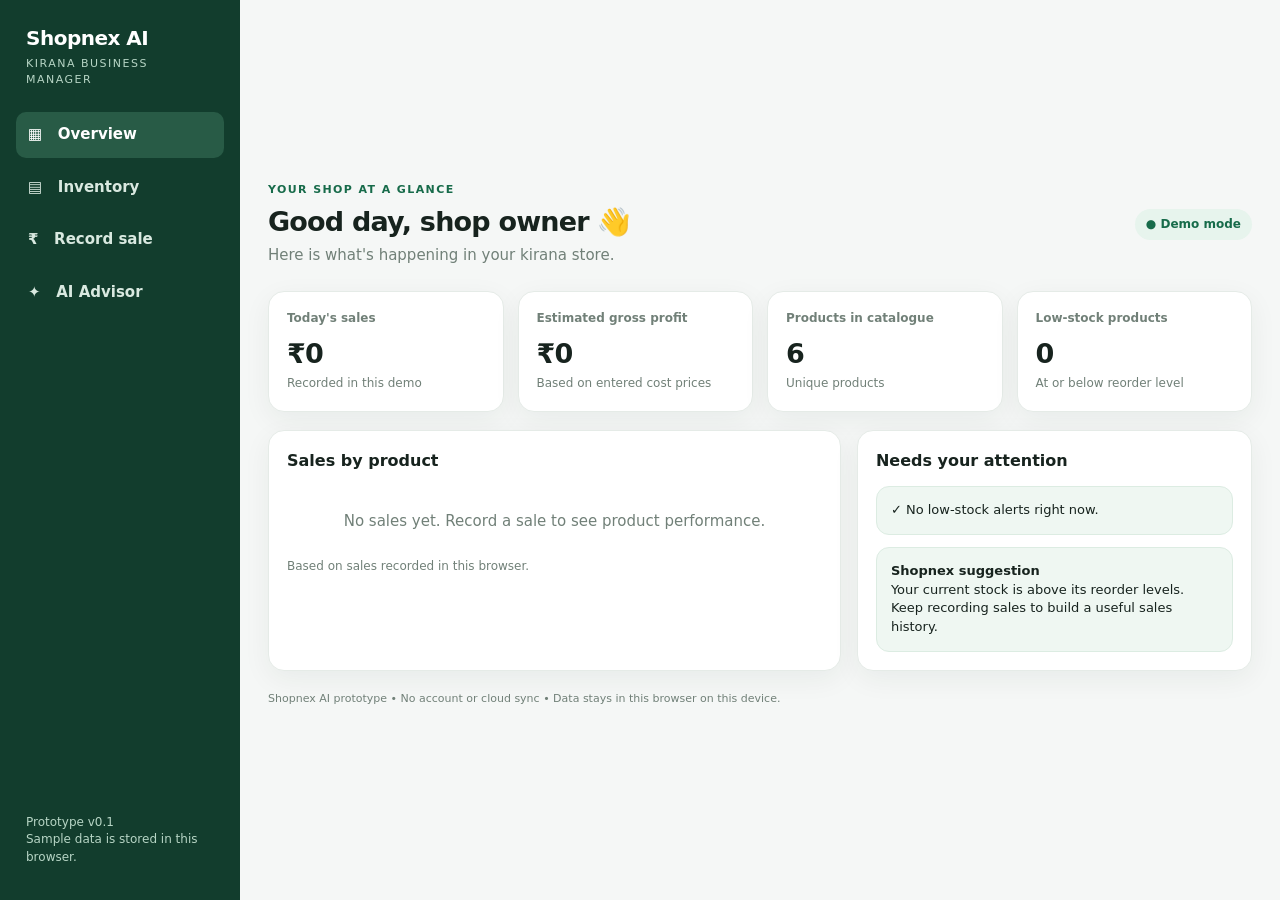
<file: shopsmart_ai_prototype.html>
<!doctype html>
<html lang="en">
<head>
<meta charset="utf-8">
<meta name="viewport" content="width=device-width, initial-scale=1">
<title>Shopnex AI — Kirana Manager</title>
<style>
:root{--bg:#f5f7f6;--card:#fff;--ink:#17231e;--muted:#718078;--line:#e5ebe7;--green:#176b4a;--green2:#e7f4ed;--amber:#fff3d8;--red:#fdebea;--shadow:0 8px 28px rgba(20,45,32,.06)}
*{box-sizing:border-box}body{margin:0;background:var(--bg);color:var(--ink);font:15px/1.45 Inter,ui-sans-serif,system-ui,-apple-system,Segoe UI,Roboto,Arial}
button,input,select{font:inherit}button{cursor:pointer;border:0;border-radius:10px;padding:10px 14px;font-weight:650}.app{display:grid;grid-template-columns:240px 1fr;min-height:100vh}.side{background:#123d2d;color:#fff;padding:24px 16px;display:flex;flex-direction:column;gap:24px}.brand{font-size:20px;font-weight:800;letter-spacing:-.5px;padding:0 10px}.brand small{display:block;color:#b7d5c5;font-size:11px;font-weight:500;letter-spacing:1.5px;margin-top:3px}.nav{display:grid;gap:7px}.nav button{background:transparent;color:#d9e9e0;text-align:left;padding:12px;border-radius:10px}.nav button.active,.nav button:hover{background:#285b46;color:#fff}.side-note{margin-top:auto;color:#b7d5c5;font-size:12px;padding:10px}.main{padding:28px;max-width:1400px;width:100%;margin:auto}.top{display:flex;justify-content:space-between;align-items:center;gap:15px;margin-bottom:24px}.eyebrow{color:var(--green);font-size:11px;font-weight:800;letter-spacing:1.4px;text-transform:uppercase}.top h1{font-size:27px;letter-spacing:-.8px;margin:4px 0}.sub{color:var(--muted);margin:0}.pill{background:var(--green2);color:var(--green);padding:7px 11px;border-radius:30px;font-size:12px;font-weight:700}.grid{display:grid;grid-template-columns:repeat(4,minmax(0,1fr));gap:14px;margin-bottom:18px}.card{background:var(--card);border:1px solid var(--line);border-radius:16px;padding:18px;box-shadow:var(--shadow)}.metric-label{font-size:12px;color:var(--muted);font-weight:650}.metric{font-size:27px;font-weight:800;margin:7px 0 2px;letter-spacing:-.7px}.hint{font-size:12px;color:var(--muted)}.layout{display:grid;grid-template-columns:1.45fr 1fr;gap:16px}.section-title{font-size:16px;font-weight:800;margin:0 0 14px}.barrow{display:grid;grid-template-columns:95px 1fr 65px;gap:10px;align-items:center;margin:13px 0;font-size:12px}.track{height:9px;background:#edf1ee;border-radius:20px;overflow:hidden}.fill{height:100%;background:#2b9166;border-radius:20px}.alert{padding:12px;border-radius:12px;background:var(--amber);font-size:13px;margin:9px 0}.alert.red{background:var(--red)}.insight{background:#eff7f2;border:1px solid #dcece2;border-radius:13px;padding:14px;margin-top:12px;font-size:13px}.toolbar{display:flex;justify-content:space-between;gap:10px;align-items:center;margin:18px 0}.primary{background:var(--green);color:#fff}.secondary{background:#edf3ef;color:#24543e}.danger{background:#fff0ef;color:#a23c35}.tablewrap{overflow:auto;background:#fff;border:1px solid var(--line);border-radius:14px}.table{width:100%;border-collapse:collapse;min-width:620px}.table th,.table td{text-align:left;padding:13px 14px;border-bottom:1px solid var(--line);font-size:13px}.table th{color:var(--muted);font-size:11px;text-transform:uppercase;letter-spacing:.7px;background:#fbfcfb}.status{display:inline-block;padding:4px 8px;border-radius:20px;font-size:11px;font-weight:750}.ok{background:var(--green2);color:var(--green)}.low{background:var(--amber);color:#95620b}.formrow{display:grid;grid-template-columns:repeat(4,1fr);gap:10px}.field{display:grid;gap:5px}.field label{font-size:12px;color:var(--muted);font-weight:700}.field input,.field select{width:100%;border:1px solid var(--line);border-radius:9px;padding:10px;background:#fff;min-width:0}.form-actions{display:flex;gap:8px;align-items:end}.hidden{display:none!important}.empty{color:var(--muted);padding:25px;text-align:center}.chatbox{display:grid;gap:12px}.chatanswer{background:#eff7f2;border-radius:13px;padding:15px;font-size:14px;min-height:90px}.quick{display:flex;flex-wrap:wrap;gap:8px}.quick button{font-size:12px}.foot{font-size:11px;color:var(--muted);margin-top:20px}
@media(max-width:850px){.app{grid-template-columns:1fr}.side{padding:13px 14px;gap:10px}.brand{padding:0 4px}.nav{display:flex;overflow:auto}.nav button{white-space:nowrap;padding:9px 11px}.side-note{display:none}.main{padding:18px 14px}.grid{grid-template-columns:repeat(2,minmax(0,1fr))}.layout{grid-template-columns:1fr}.formrow{grid-template-columns:repeat(2,1fr)}.top h1{font-size:23px}}
@media(max-width:420px){.formrow{grid-template-columns:1fr}.top{align-items:flex-start;flex-direction:column}.metric{font-size:23px}}
</style>
</head>
<body>
<div class="app">
<aside class="side">
  <div class="brand">Shopnex AI<small>KIRANA BUSINESS MANAGER</small></div>
  <nav class="nav">
    <button class="active" data-page="dashboard">▦ &nbsp; Overview</button>
    <button data-page="inventory">▤ &nbsp; Inventory</button>
    <button data-page="sales">₹ &nbsp; Record sale</button>
    <button data-page="advisor">✦ &nbsp; AI Advisor</button>
  </nav>
  <div class="side-note">Prototype v0.1<br>Sample data is stored in this browser.</div>
</aside>
<main class="main">
  <header class="top">
    <div><div class="eyebrow">Your shop at a glance</div><h1 id="pageTitle">Good day, shop owner 👋</h1><p class="sub" id="pageSub">Here is what's happening in your kirana store.</p></div>
    <span class="pill">● Demo mode</span>
  </header>

  <section id="dashboard" class="page">
    <div class="grid">
      <div class="card"><div class="metric-label">Today's sales</div><div class="metric" id="todaySales">₹0</div><div class="hint">Recorded in this demo</div></div>
      <div class="card"><div class="metric-label">Estimated gross profit</div><div class="metric" id="grossProfit">₹0</div><div class="hint">Based on entered cost prices</div></div>
      <div class="card"><div class="metric-label">Products in catalogue</div><div class="metric" id="productCount">0</div><div class="hint">Unique products</div></div>
      <div class="card"><div class="metric-label">Low-stock products</div><div class="metric" id="lowCount">0</div><div class="hint">At or below reorder level</div></div>
    </div>
    <div class="layout">
      <div class="card"><h2 class="section-title">Sales by product</h2><div id="salesBars"></div><div class="hint">Based on sales recorded in this browser.</div></div>
      <div class="card"><h2 class="section-title">Needs your attention</h2><div id="alerts"></div><div class="insight"><strong>Shopnex suggestion</strong><br><span id="dashboardInsight">Add sales and stock details to receive useful suggestions.</span></div></div>
    </div>
  </section>

  <section id="inventory" class="page hidden">
    <div class="toolbar"><div><h2 class="section-title" style="margin:0">Product inventory</h2><div class="hint">Keep stock and reorder levels up to date.</div></div><button class="primary" id="showAdd">＋ Add product</button></div>
    <div class="card hidden" id="addPanel" style="margin-bottom:14px">
      <h3 class="section-title">Add a product</h3>
      <form id="productForm" class="formrow">
        <div class="field"><label>Product name</label><input id="pName" placeholder="e.g. Toor Dal 1kg" required></div>
        <div class="field"><label>Selling price (₹)</label><input id="pPrice" type="number" min="0.01" step=".01" required></div>
        <div class="field"><label>Cost price (₹)</label><input id="pCost" type="number" min="0" step=".01" required></div>
        <div class="field"><label>Current stock (units)</label><input id="pStock" type="number" min="0" step="1" required></div>
        <div class="field"><label>Reorder level</label><input id="pReorder" type="number" min="0" step="1" value="5" required></div>
        <div class="form-actions"><button class="primary" type="submit">Save product</button><button class="secondary" type="button" id="cancelAdd">Cancel</button></div>
      </form>
    </div>
    <div class="tablewrap"><table class="table"><thead><tr><th>Product</th><th>Selling price</th><th>Cost price</th><th>Stock</th><th>Status</th><th>Action</th></tr></thead><tbody id="inventoryRows"></tbody></table></div>
  </section>

  <section id="sales" class="page hidden">
    <div class="card">
      <h2 class="section-title">Record a sale</h2><p class="sub" style="margin-bottom:16px">Choose a product and quantity. Stock and sales totals update automatically.</p>
      <form id="saleForm" class="formrow">
        <div class="field"><label>Product</label><select id="saleProduct" required></select></div>
        <div class="field"><label>Quantity sold</label><input id="saleQty" type="number" min="1" step="1" value="1" required></div>
        <div class="field"><label>Payment method</label><select id="salePayment"><option>Cash</option><option>UPI</option><option>Card</option><option>Credit / Udhaar</option></select></div>
        <div class="form-actions"><button class="primary" type="submit">＋ Save sale</button></div>
      </form>
      <div class="insight" id="saleFeedback">A sale will reduce available stock and update your dashboard.</div>
    </div>
    <div class="toolbar"><h2 class="section-title" style="margin:0">Recent sales</h2></div>
    <div class="tablewrap"><table class="table"><thead><tr><th>Date & time</th><th>Product</th><th>Qty</th><th>Amount</th><th>Payment</th></tr></thead><tbody id="salesRows"></tbody></table></div>
  </section>

  <section id="advisor" class="page hidden">
    <div class="card chatbox">
      <div><h2 class="section-title">Your business advisor ✦</h2><p class="sub">Ask a question about your shop. This first version uses your demo data and built-in business rules; live AI will be connected in a later version.</p></div>
      <div class="quick">
        <button class="secondary" data-question="What should I reorder?">What should I reorder?</button>
        <button class="secondary" data-question="How are my sales?">How are my sales?</button>
        <button class="secondary" data-question="Which products are slow moving?">Slow-moving products?</button>
        <button class="secondary" data-question="How can I improve profit?">How can I improve profit?</button>
      </div>
      <div class="field"><label>Your question</label><input id="question" placeholder="e.g. Which products need attention?"></div>
      <div><button class="primary" id="askBtn">Get suggestion</button></div>
      <div class="chatanswer" id="answer">Your business suggestions will appear here. Try one of the example questions above.</div>
    </div>
    <p class="foot">Important: Suggestions are indicative and based only on information entered into this prototype. Verify stock and financial decisions before acting.</p>
  </section>
  <p class="foot">Shopnex AI prototype • No account or cloud sync • Data stays in this browser on this device.</p>
</main>
</div>
<script>
const starterProducts=[
 {id:1,name:"Toor Dal 1kg",price:145,cost:118,stock:100,reorder:20},
 {id:2,name:"Rice 5kg",price:320,cost:275,stock:180,reorder:60},
 {id:3,name:"Sunflower Oil 1L",price:145,cost:126,stock:150,reorder:70},
 {id:4,name:"Sugar 1kg",price:48,cost:41,stock:220,reorder:80},
 {id:5,name:"Tea 250g",price:125,cost:98,stock:200,reorder:50},
 {id:6,name:"Bath Soap",price:38,cost:29,stock:300,reorder:100}
];
let products=JSON.parse(localStorage.getItem("ss_products")||"null")||starterProducts;
let sales=JSON.parse(localStorage.getItem("ss_sales")||"[]");
const money=n=>"₹"+Number(n||0).toLocaleString("en-IN",{maximumFractionDigits:2});
const save=()=>{localStorage.setItem("ss_products",JSON.stringify(products));localStorage.setItem("ss_sales",JSON.stringify(sales));};
const today=()=>new Date().toDateString();
function render(){
 const todays=sales.filter(s=>new Date(s.time).toDateString()===today());
 const revenue=todays.reduce((a,s)=>a+s.amount,0),profit=todays.reduce((a,s)=>a+s.profit,0);
 document.getElementById("todaySales").textContent=money(revenue);
 document.getElementById("grossProfit").textContent=money(profit);
 document.getElementById("productCount").textContent=products.length;
 const low=products.filter(p=>p.stock<=p.reorder);
 document.getElementById("lowCount").textContent=low.length;
 document.getElementById("alerts").innerHTML=low.length?low.map(p=>`<div class="alert ${p.stock===0?'red':''}"><strong>${esc(p.name)}</strong><br>${p.stock===0?'Out of stock':p.stock+' units left'} · reorder level ${p.reorder}</div>`).join(""):'<div class="insight">✓ No low-stock alerts right now.</div>';
 document.getElementById("dashboardInsight").textContent=low.length?`Check ${low.map(p=>p.name).join(", ")}. Consider reviewing supplier lead times before reordering.`:"Your current stock is above its reorder levels. Keep recording sales to build a useful sales history.";
 const totals={};sales.forEach(s=>totals[s.name]=(totals[s.name]||0)+s.amount);
 const best=Object.entries(totals).sort((a,b)=>b[1]-a[1]).slice(0,5),max=Math.max(1,...best.map(x=>x[1]));
 document.getElementById("salesBars").innerHTML=best.length?best.map(([n,v])=>`<div class="barrow"><span>${esc(n)}</span><div class="track"><div class="fill" style="width:${v/max*100}%"></div></div><strong>${money(v)}</strong></div>`).join(""):'<div class="empty">No sales yet. Record a sale to see product performance.</div>';
 document.getElementById("inventoryRows").innerHTML=products.length?products.map(p=>`<tr><td><strong>${esc(p.name)}</strong></td><td>${money(p.price)}</td><td>${money(p.cost)}</td><td>${p.stock}</td><td><span class="status ${p.stock<=p.reorder?'low':'ok'}">${p.stock<=p.reorder?(p.stock===0?'Out of stock':'Low stock'):'In stock'}</span></td><td><button class="danger" onclick="removeProduct(${p.id})">Remove</button></td></tr>`).join(""):'<tr><td colspan="6" class="empty">No products. Add your first product.</td></tr>';
 document.getElementById("saleProduct").innerHTML=products.map(p=>`<option value="${p.id}">${esc(p.name)} · ${money(p.price)} · ${p.stock} in stock</option>`).join("");
 document.getElementById("salesRows").innerHTML=sales.slice().reverse().slice(0,20).map(s=>`<tr><td>${new Date(s.time).toLocaleString("en-IN")}</td><td>${esc(s.name)}</td><td>${s.qty}</td><td>${money(s.amount)}</td><td>${esc(s.payment)}</td></tr>`).join("")||'<tr><td colspan="5" class="empty">No sales recorded yet.</td></tr>';
}
function esc(s){return String(s).replace(/[&<>"']/g,c=>({"&":"&amp;","<":"&lt;",">":"&gt;",'"':"&quot;","'":"&#39;"}[c]));}
function removeProduct(id){if(confirm("Remove this product from inventory? Past sales will remain.")){products=products.filter(p=>p.id!==id);save();render();}}
window.removeProduct=removeProduct;
document.querySelectorAll(".nav button").forEach(b=>b.addEventListener("click",()=>{document.querySelectorAll(".nav button").forEach(x=>x.classList.remove("active"));b.classList.add("active");document.querySelectorAll(".page").forEach(x=>x.classList.add("hidden"));document.getElementById(b.dataset.page).classList.remove("hidden");const titles={dashboard:["Good day, shop owner 👋","Here is what's happening in your kirana store."],inventory:["Inventory","Manage products, prices and stock levels."],sales:["Record a sale","Keep your daily sales and stock up to date."],advisor:["AI Business Advisor","Turn your shop data into practical next steps."]};document.getElementById("pageTitle").textContent=titles[b.dataset.page][0];document.getElementById("pageSub").textContent=titles[b.dataset.page][1];}));
document.getElementById("showAdd").onclick=()=>document.getElementById("addPanel").classList.remove("hidden");
document.getElementById("cancelAdd").onclick=()=>document.getElementById("addPanel").classList.add("hidden");
document.getElementById("productForm").onsubmit=e=>{e.preventDefault();const name=document.getElementById("pName").value.trim(),price=+document.getElementById("pPrice").value,cost=+document.getElementById("pCost").value,stock=+document.getElementById("pStock").value,reorder=+document.getElementById("pReorder").value;if(!name||price<=0||cost<0||stock<0||reorder<0)return;products.push({id:Date.now(),name,price,cost,stock,reorder});save();e.target.reset();document.getElementById("pReorder").value=5;document.getElementById("addPanel").classList.add("hidden");render();};
document.getElementById("saleForm").onsubmit=e=>{e.preventDefault();const id=+document.getElementById("saleProduct").value,p=products.find(x=>x.id===id),qty=+document.getElementById("saleQty").value;if(!p||qty<1)return;if(qty>p.stock){document.getElementById("saleFeedback").textContent=`Not enough stock. Only ${p.stock} units of ${p.name} are available.`;return;}const amount=p.price*qty,profit=(p.price-p.cost)*qty;p.stock-=qty;sales.push({time:new Date().toISOString(),id:p.id,name:p.name,qty,amount,profit,payment:document.getElementById("salePayment").value});save();render();document.getElementById("saleFeedback").textContent=`Sale saved: ${qty} × ${p.name} = ${money(amount)}. Estimated gross profit: ${money(profit)}.`;document.getElementById("saleQty").value=1;};
function advise(q){const low=products.filter(p=>p.stock<=p.reorder),sorted=products.slice().sort((a,b)=>b.stock-a.stock),sold={};sales.forEach(s=>sold[s.id]=(sold[s.id]||0)+s.qty);const noSales=products.filter(p=>!sold[p.id]);let answer="";
if(/reorder|stock|low/i.test(q)){answer=low.length?`These products are at or below their reorder level: ${low.map(p=>`${p.name} (${p.stock} left; reorder level ${p.reorder})`).join("; ")}. Check current demand and supplier delivery time, then decide the purchase quantity.`:"No products are currently below their reorder level. Keep recording sales so reorder suggestions become more useful.";}
else if(/slow|not selling|unsold/i.test(q)){answer=noSales.length?`No sales have been recorded for: ${noSales.map(p=>p.name).join(", ")}. This does not prove they are slow-moving; record sales over several weeks before deciding. Consider checking expiry dates and shelf placement.`:"Sales have been recorded for all listed products. Compare quantities sold over a consistent period to identify slow movers.";}
else if(/profit|margin|improve/i.test(q)){const margins=products.map(p=>({name:p.name,margin:p.price-p.cost})).sort((a,b)=>b.margin-a.margin);answer=`Your highest gross-profit amount per unit is ${margins[0]?.name||"not available"} (${money(margins[0]?.margin||0)} per unit). Review supplier prices, wastage, discounts and product mix. Gross profit here excludes rent, wages and other overheads.`;}
else if(/sales|revenue|how are/i.test(q)){const total=sales.reduce((a,s)=>a+s.amount,0),qty=sales.reduce((a,s)=>a+s.qty,0);answer=`You have recorded ${money(total)} in sales across ${sales.length} transactions (${qty} units). This is demo history only; compare the same weekdays across multiple weeks for a fair trend.`;}
else{answer=`I can help with stock, sales and profit. You currently have ${products.length} products, ${low.length} low-stock items and ${sales.length} recorded sales. Try asking: “What should I reorder?” or “How can I improve profit?”`;}
document.getElementById("answer").textContent=answer;}
document.getElementById("askBtn").onclick=()=>{const q=document.getElementById("question").value.trim();if(q)advise(q);};
document.getElementById("question").addEventListener("keydown",e=>{if(e.key==="Enter")document.getElementById("askBtn").click();});
document.querySelectorAll("[data-question]").forEach(b=>b.onclick=()=>{document.getElementById("question").value=b.dataset.question;advise(b.dataset.question);});
render();
</script>
</body>
</html>
</file>
